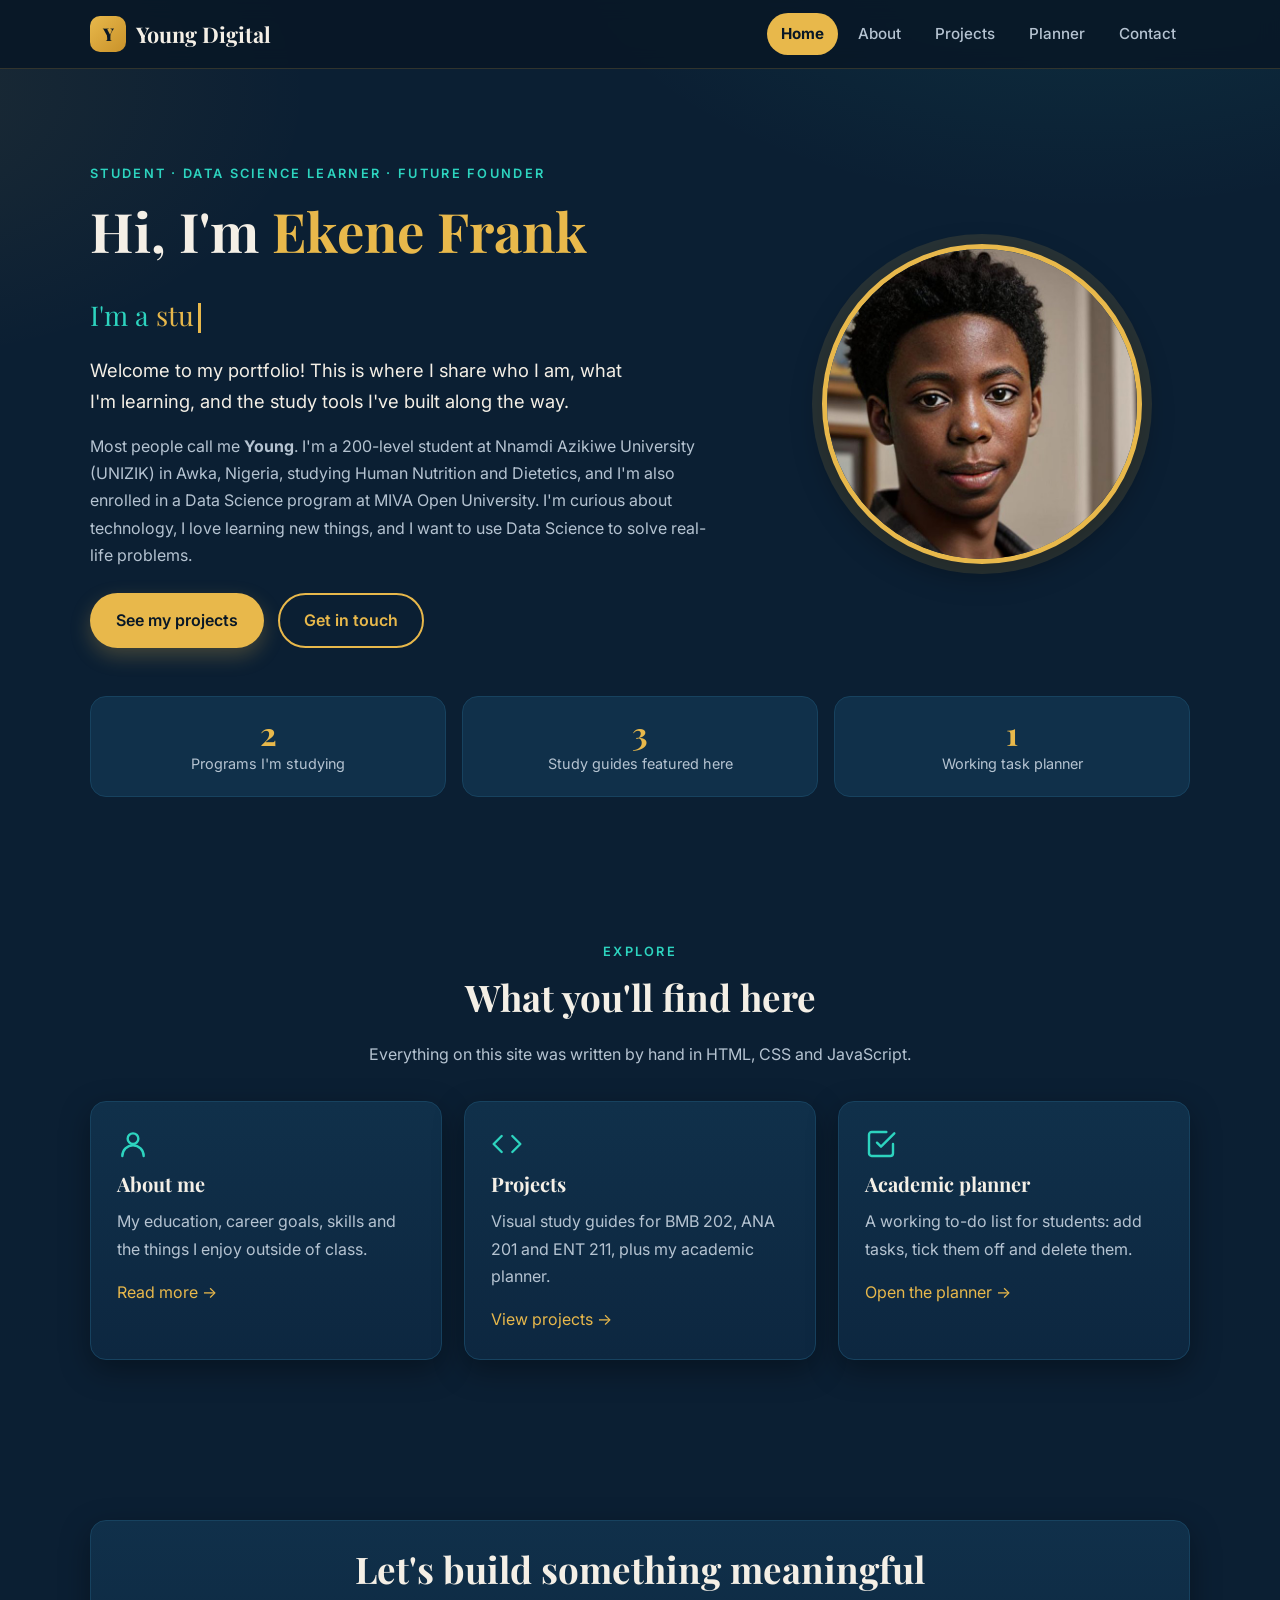
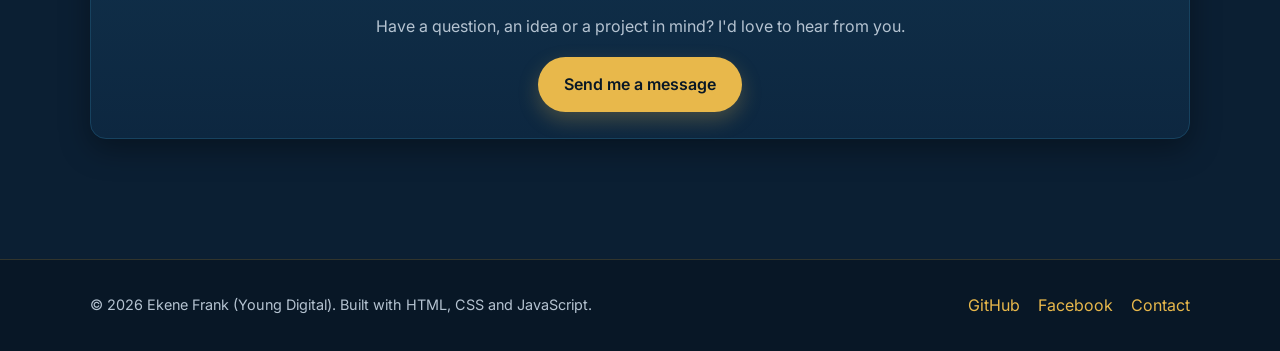
<file: index.html>
<!DOCTYPE html>
<html lang="en">
<head>
  <meta charset="UTF-8">
  <meta name="viewport" content="width=device-width, initial-scale=1">
  <title>Ekene Frank | Young Digital</title>
  <meta name="description" content="Portfolio of Ekene Frank (Young Digital), a student learning Data Science and building study tools with HTML, CSS and JavaScript.">
  <meta name="theme-color" content="#0b1f33">
  <link rel="icon" href="data:image/svg+xml,%3Csvg xmlns='http://www.w3.org/2000/svg' viewBox='0 0 64 64'%3E%3Crect width='64' height='64' rx='14' fill='%23e8b84b'/%3E%3Ctext x='32' y='45' font-size='38' font-weight='800' text-anchor='middle' fill='%230b1f33' font-family='Georgia,serif'%3EY%3C/text%3E%3C/svg%3E">
  <link rel="preconnect" href="https://fonts.googleapis.com">
  <link rel="preconnect" href="https://fonts.gstatic.com" crossorigin>
  <link href="https://fonts.googleapis.com/css2?family=Inter:wght@400;500;600;700&family=Playfair+Display:wght@600;700;800&display=swap" rel="stylesheet">
  <link rel="stylesheet" href="css/style.css">
</head>
<body>
  <a class="skip-link" href="#main">Skip to main content</a>

  <header class="site-header">
    <div class="container nav-bar">
      <a class="brand" href="index.html" aria-label="Young Digital - home">
        <span class="brand-mark" aria-hidden="true">Y</span>
        <span>Young Digital</span>
      </a>
      <button class="nav-toggle" id="nav-toggle" type="button" aria-expanded="false" aria-controls="nav-links" aria-label="Open menu">
        <span></span><span></span><span></span>
      </button>
      <nav aria-label="Main navigation">
        <ul class="nav-links" id="nav-links">
          <li><a href="index.html" aria-current="page">Home</a></li>
          <li><a href="about.html">About</a></li>
          <li><a href="projects.html">Projects</a></li>
          <li><a href="planner.html">Planner</a></li>
          <li><a href="contact.html">Contact</a></li>
        </ul>
      </nav>
    </div>
  </header>

  <main id="main">
    <section class="hero" aria-labelledby="hero-title">
      <div class="container">
        <div class="hero-grid">
          <div class="hero-text">
            <span class="kicker fade-in">Student &middot; Data Science learner &middot; Future founder</span>
            <h1 id="hero-title" class="fade-in d1">Hi, I'm <span>Ekene Frank</span></h1>
            <p class="typed-line fade-in d2" aria-hidden="true">I'm a <span id="typed-role" data-roles="student|Data Science learner|future founder|study-tool builder">student</span><span class="caret"></span></p>
            <p class="lead fade-in d2">Welcome to my portfolio! This is where I share who I am, what I'm learning, and the study tools I've built along the way.</p>
            <p class="fade-in d2">Most people call me <strong>Young</strong>. I'm a 200-level student at Nnamdi Azikiwe University (UNIZIK) in Awka, Nigeria, studying Human Nutrition and Dietetics, and I'm also enrolled in a Data Science program at MIVA Open University. I'm curious about technology, I love learning new things, and I want to use Data Science to solve real-life problems.</p>
            <div class="hero-actions fade-in d3">
              <a class="btn btn-primary" href="projects.html">See my projects</a>
              <a class="btn btn-outline" href="contact.html">Get in touch</a>
            </div>
          </div>
          <div class="avatar-wrap fade-in d2">
            <img class="avatar" src="images/young.jpg" alt="Portrait of Ekene Frank" width="640" height="640" loading="eager">
          </div>
        </div>

        <div class="stats" aria-label="Quick facts">
          <div class="stat"><strong data-count="2">2</strong><span>Programs I'm studying</span></div>
          <div class="stat"><strong data-count="3">3</strong><span>Study guides featured here</span></div>
          <div class="stat"><strong data-count="1">1</strong><span>Working task planner</span></div>
        </div>
      </div>
    </section>

    <section class="section" aria-labelledby="explore-title">
      <div class="container">
        <div class="section-title">
          <span class="kicker">Explore</span>
          <h2 id="explore-title">What you'll find here</h2>
          <p>Everything on this site was written by hand in HTML, CSS and JavaScript.</p>
        </div>
        <div class="grid grid-3">
          <article class="card">
            <div class="icon"><svg viewBox="0 0 24 24" fill="none" stroke="currentColor" stroke-width="1.8" stroke-linecap="round" stroke-linejoin="round" aria-hidden="true"><circle cx="12" cy="8" r="4"/><path d="M4 21c0-4.4 3.6-8 8-8s8 3.6 8 8"/></svg></div>
            <h3>About me</h3>
            <p>My education, career goals, skills and the things I enjoy outside of class.</p>
            <a href="about.html">Read more &rarr;</a>
          </article>
          <article class="card">
            <div class="icon"><svg viewBox="0 0 24 24" fill="none" stroke="currentColor" stroke-width="1.8" stroke-linecap="round" stroke-linejoin="round" aria-hidden="true"><polyline points="16 18 22 12 16 6"/><polyline points="8 6 2 12 8 18"/></svg></div>
            <h3>Projects</h3>
            <p>Visual study guides for BMB 202, ANA 201 and ENT 211, plus my academic planner.</p>
            <a href="projects.html">View projects &rarr;</a>
          </article>
          <article class="card">
            <div class="icon"><svg viewBox="0 0 24 24" fill="none" stroke="currentColor" stroke-width="1.8" stroke-linecap="round" stroke-linejoin="round" aria-hidden="true"><polyline points="9 11 12 14 22 4"/><path d="M21 12v7a2 2 0 0 1-2 2H5a2 2 0 0 1-2-2V5a2 2 0 0 1 2-2h11"/></svg></div>
            <h3>Academic planner</h3>
            <p>A working to-do list for students: add tasks, tick them off and delete them.</p>
            <a href="planner.html">Open the planner &rarr;</a>
          </article>
        </div>
      </div>
    </section>

    <section class="section" aria-labelledby="cta-title">
      <div class="container">
        <div class="card" style="text-align:center">
          <h2 id="cta-title">Let's build something meaningful</h2>
          <p>Have a question, an idea or a project in mind? I'd love to hear from you.</p>
          <a class="btn btn-primary" href="contact.html">Send me a message</a>
        </div>
      </div>
    </section>
  </main>

  <footer class="site-footer">
    <div class="container footer-grid">
      <p>&copy; <span id="year">2026</span> Ekene Frank (Young Digital). Built with HTML, CSS and JavaScript.</p>
      <ul class="footer-links">
        <li><a href="https://github.com/Youngdigital38" target="_blank" rel="noopener noreferrer">GitHub</a></li>
        <li><a href="https://www.facebook.com/search/top?q=Onyenwaa%20Frank" target="_blank" rel="noopener noreferrer">Facebook</a></li>
        <li><a href="contact.html">Contact</a></li>
      </ul>
    </div>
  </footer>

  <script src="js/main.js"></script>
  <script src="js/effects.js"></script>

</body>
</html>
</file>
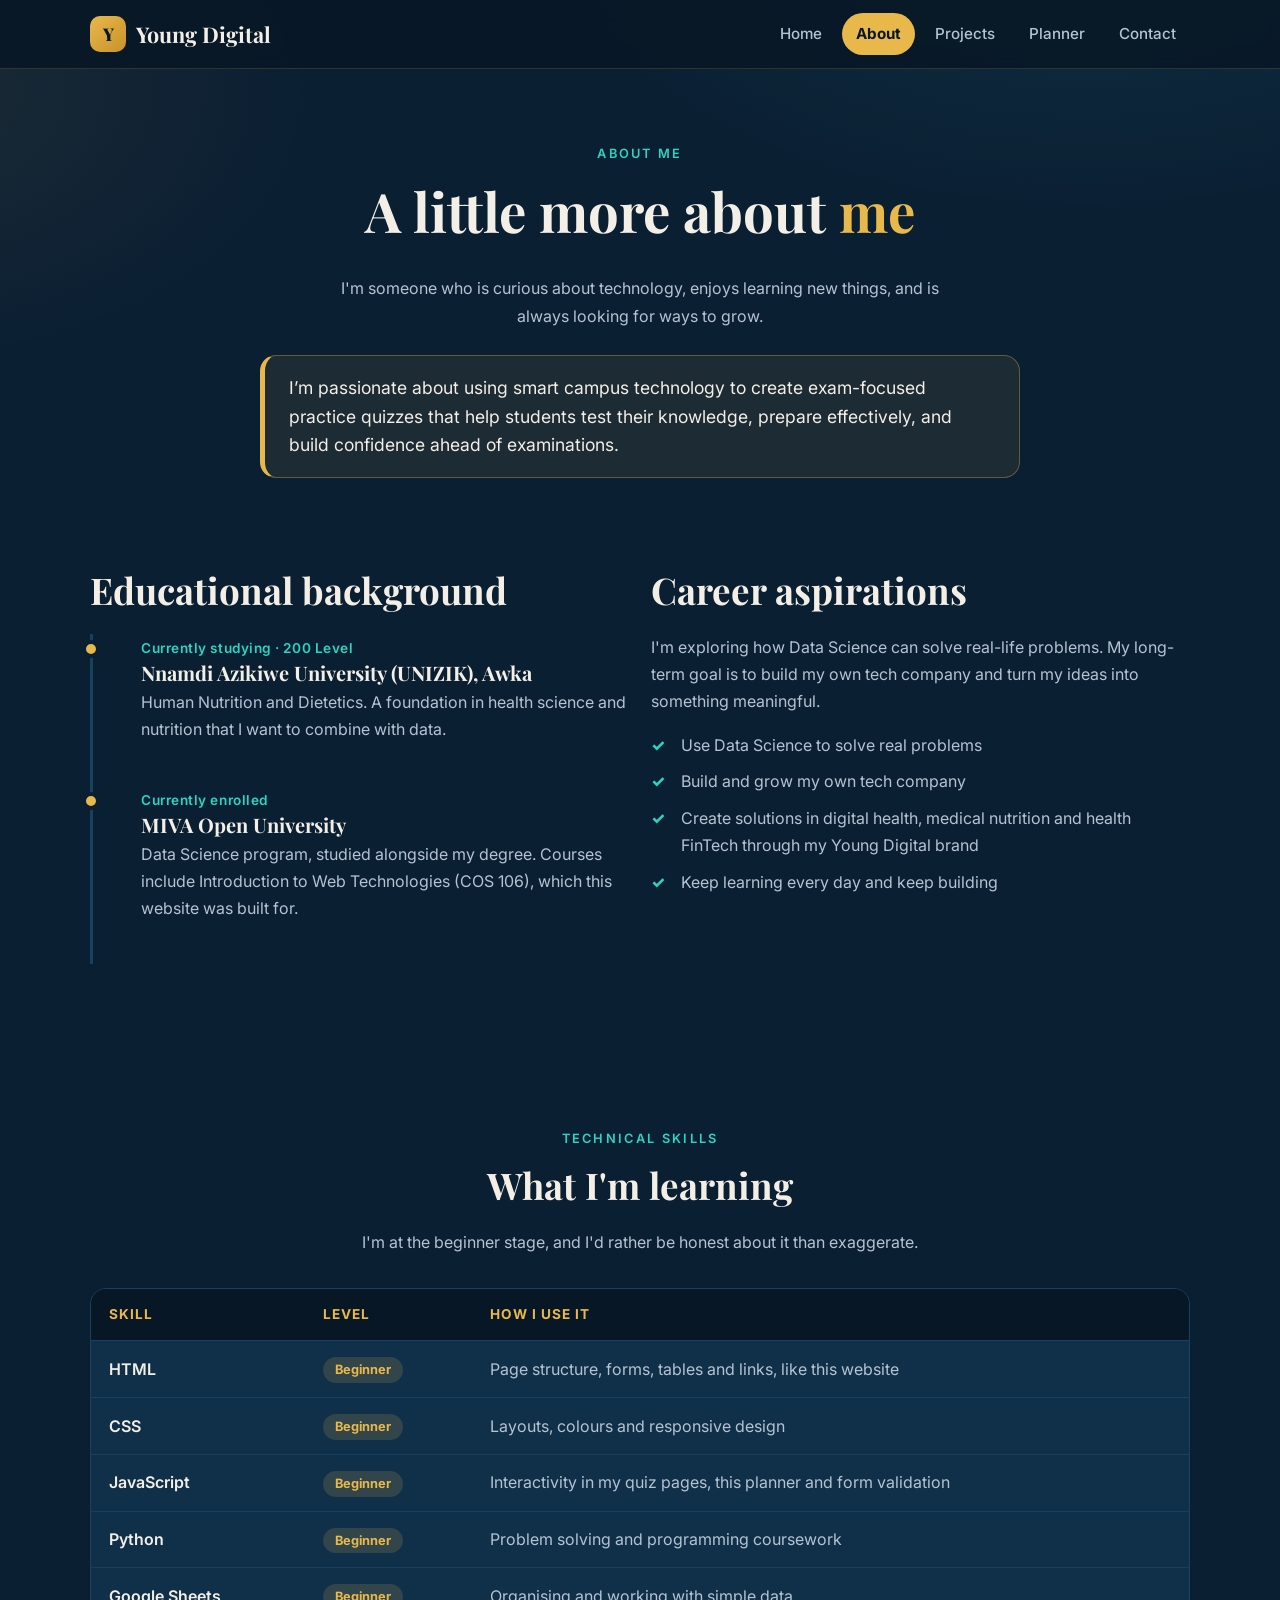
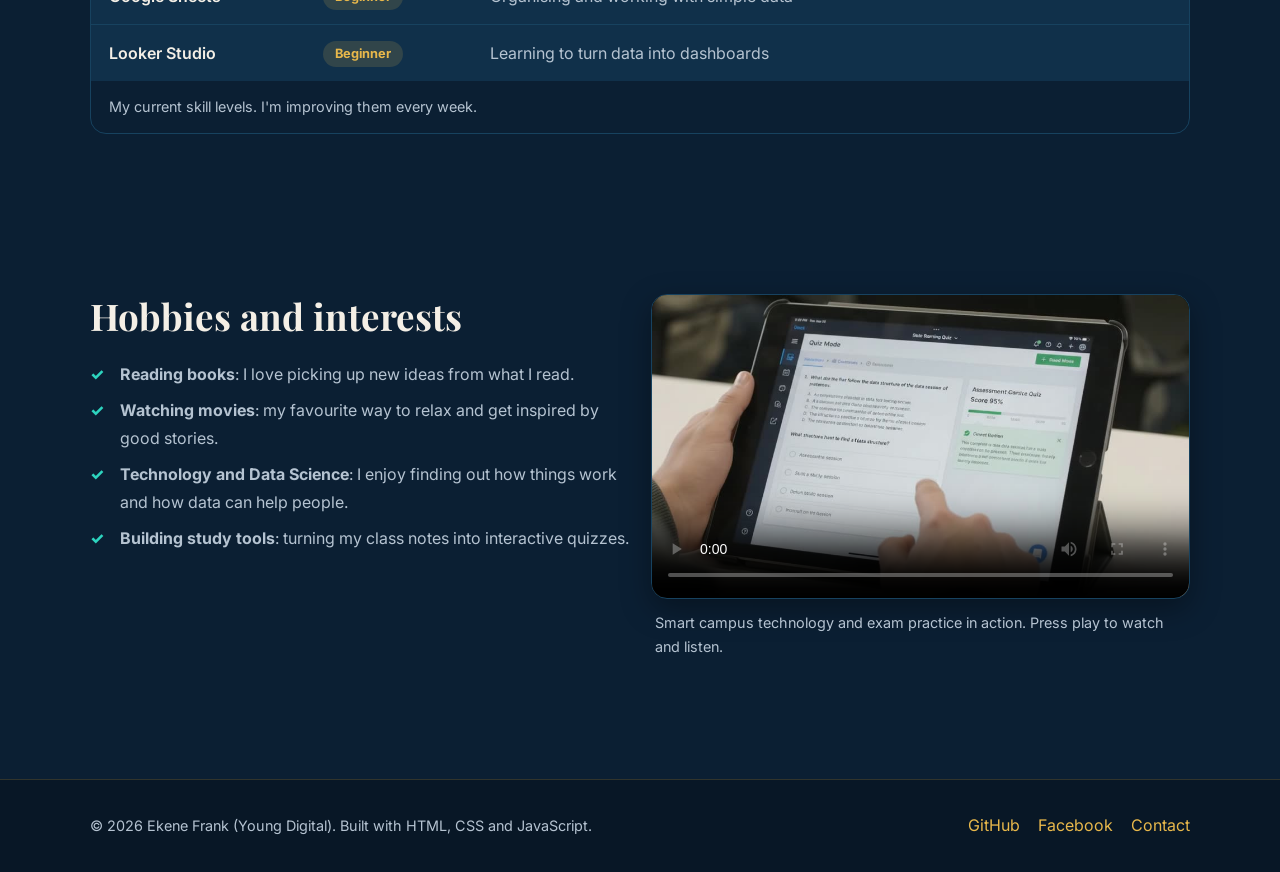
<file: about.html>
<!DOCTYPE html>
<html lang="en">
<head>
  <meta charset="UTF-8">
  <meta name="viewport" content="width=device-width, initial-scale=1">
  <title>About Me | Ekene Frank (Young Digital)</title>
  <meta name="description" content="Education, career aspirations, skills and hobbies of Ekene Frank, a UNIZIK and MIVA student who builds exam-focused practice quizzes.">
  <meta name="theme-color" content="#0b1f33">
  <link rel="icon" href="data:image/svg+xml,%3Csvg xmlns='http://www.w3.org/2000/svg' viewBox='0 0 64 64'%3E%3Crect width='64' height='64' rx='14' fill='%23e8b84b'/%3E%3Ctext x='32' y='45' font-size='38' font-weight='800' text-anchor='middle' fill='%230b1f33' font-family='Georgia,serif'%3EY%3C/text%3E%3C/svg%3E">
  <link rel="preconnect" href="https://fonts.googleapis.com">
  <link rel="preconnect" href="https://fonts.gstatic.com" crossorigin>
  <link href="https://fonts.googleapis.com/css2?family=Inter:wght@400;500;600;700&family=Playfair+Display:wght@600;700;800&display=swap" rel="stylesheet">
  <link rel="stylesheet" href="css/style.css">
</head>
<body>
  <a class="skip-link" href="#main">Skip to main content</a>

  <header class="site-header">
    <div class="container nav-bar">
      <a class="brand" href="index.html" aria-label="Young Digital - home">
        <span class="brand-mark" aria-hidden="true">Y</span>
        <span>Young Digital</span>
      </a>
      <button class="nav-toggle" id="nav-toggle" type="button" aria-expanded="false" aria-controls="nav-links" aria-label="Open menu">
        <span></span><span></span><span></span>
      </button>
      <nav aria-label="Main navigation">
        <ul class="nav-links" id="nav-links">
          <li><a href="index.html">Home</a></li>
          <li><a href="about.html" aria-current="page">About</a></li>
          <li><a href="projects.html">Projects</a></li>
          <li><a href="planner.html">Planner</a></li>
          <li><a href="contact.html">Contact</a></li>
        </ul>
      </nav>
    </div>
  </header>

  <main id="main">
    <section class="page-hero">
      <div class="container">
        <span class="kicker fade-in">About me</span>
        <h1 class="fade-in d1">A little more about <span style="color:var(--gold)">me</span></h1>
        <p class="fade-in d2">I'm someone who is curious about technology, enjoys learning new things, and is always looking for ways to grow.</p>
        <p class="statement fade-in d3">I&rsquo;m passionate about using smart campus technology to create exam-focused practice quizzes that help students test their knowledge, prepare effectively, and build confidence ahead of examinations.</p>
      </div>
    </section>

    <section class="section" aria-labelledby="edu-title">
      <div class="container grid grid-2" style="align-items:start">
        <div>
          <h2 id="edu-title">Educational background</h2>
          <ol class="timeline">
            <li>
              <span class="when">Currently studying &middot; 200 Level</span>
              <h3>Nnamdi Azikiwe University (UNIZIK), Awka</h3>
              <p>Human Nutrition and Dietetics. A foundation in health science and nutrition that I want to combine with data.</p>
            </li>
            <li>
              <span class="when">Currently enrolled</span>
              <h3>MIVA Open University</h3>
              <p>Data Science program, studied alongside my degree. Courses include Introduction to Web Technologies (COS 106), which this website was built for.</p>
            </li>
          </ol>
        </div>
        <div>
          <h2>Career aspirations</h2>
          <p>I'm exploring how Data Science can solve real-life problems. My long-term goal is to build my own tech company and turn my ideas into something meaningful.</p>
          <ul class="check-list">
            <li>Use Data Science to solve real problems</li>
            <li>Build and grow my own tech company</li>
            <li>Create solutions in digital health, medical nutrition and health FinTech through my Young Digital brand</li>
            <li>Keep learning every day and keep building</li>
          </ul>
        </div>
      </div>
    </section>

    <section class="section" aria-labelledby="skills-title">
      <div class="container">
        <div class="section-title">
          <span class="kicker">Technical skills</span>
          <h2 id="skills-title">What I'm learning</h2>
          <p>I'm at the beginner stage, and I'd rather be honest about it than exaggerate.</p>
        </div>
        <div class="table-wrap">
          <table>
            <caption>My current skill levels. I'm improving them every week.</caption>
            <thead>
              <tr><th scope="col">Skill</th><th scope="col">Level</th><th scope="col">How I use it</th></tr>
            </thead>
            <tbody>
              <tr><td>HTML</td><td><span class="level">Beginner</span></td><td>Page structure, forms, tables and links, like this website</td></tr>
              <tr><td>CSS</td><td><span class="level">Beginner</span></td><td>Layouts, colours and responsive design</td></tr>
              <tr><td>JavaScript</td><td><span class="level">Beginner</span></td><td>Interactivity in my quiz pages, this planner and form validation</td></tr>
              <tr><td>Python</td><td><span class="level">Beginner</span></td><td>Problem solving and programming coursework</td></tr>
              <tr><td>Google Sheets</td><td><span class="level">Beginner</span></td><td>Organising and working with simple data</td></tr>
              <tr><td>Looker Studio</td><td><span class="level">Beginner</span></td><td>Learning to turn data into dashboards</td></tr>
            </tbody>
          </table>
        </div>
      </div>
    </section>

    <section class="section" aria-labelledby="hobbies-title">
      <div class="container grid grid-2" style="align-items:start">
        <div>
          <h2 id="hobbies-title">Hobbies and interests</h2>
          <ul class="check-list">
            <li><strong>Reading books</strong>: I love picking up new ideas from what I read.</li>
            <li><strong>Watching movies</strong>: my favourite way to relax and get inspired by good stories.</li>
            <li><strong>Technology and Data Science</strong>: I enjoy finding out how things work and how data can help people.</li>
            <li><strong>Building study tools</strong>: turning my class notes into interactive quizzes.</li>
          </ul>
        </div>
        <figure>
          <div class="video-box">
            <video controls preload="metadata" poster="images/smart-campus-poster.jpg" width="1280" height="720">
              <source src="media/smart-campus.mp4" type="video/mp4">
              <p>Your browser does not support HTML5 video. <a href="media/smart-campus.mp4">Download the video</a> instead.</p>
            </video>
          </div>
          <figcaption>Smart campus technology and exam practice in action. Press play to watch and listen.</figcaption>
        </figure>
      </div>
    </section>
  </main>

  <footer class="site-footer">
    <div class="container footer-grid">
      <p>&copy; <span id="year">2026</span> Ekene Frank (Young Digital). Built with HTML, CSS and JavaScript.</p>
      <ul class="footer-links">
        <li><a href="https://github.com/Youngdigital38" target="_blank" rel="noopener noreferrer">GitHub</a></li>
        <li><a href="https://www.facebook.com/search/top?q=Onyenwaa%20Frank" target="_blank" rel="noopener noreferrer">Facebook</a></li>
        <li><a href="contact.html">Contact</a></li>
      </ul>
    </div>
  </footer>

  <script src="js/main.js"></script>
  <script src="js/effects.js"></script>

</body>
</html>
</file>
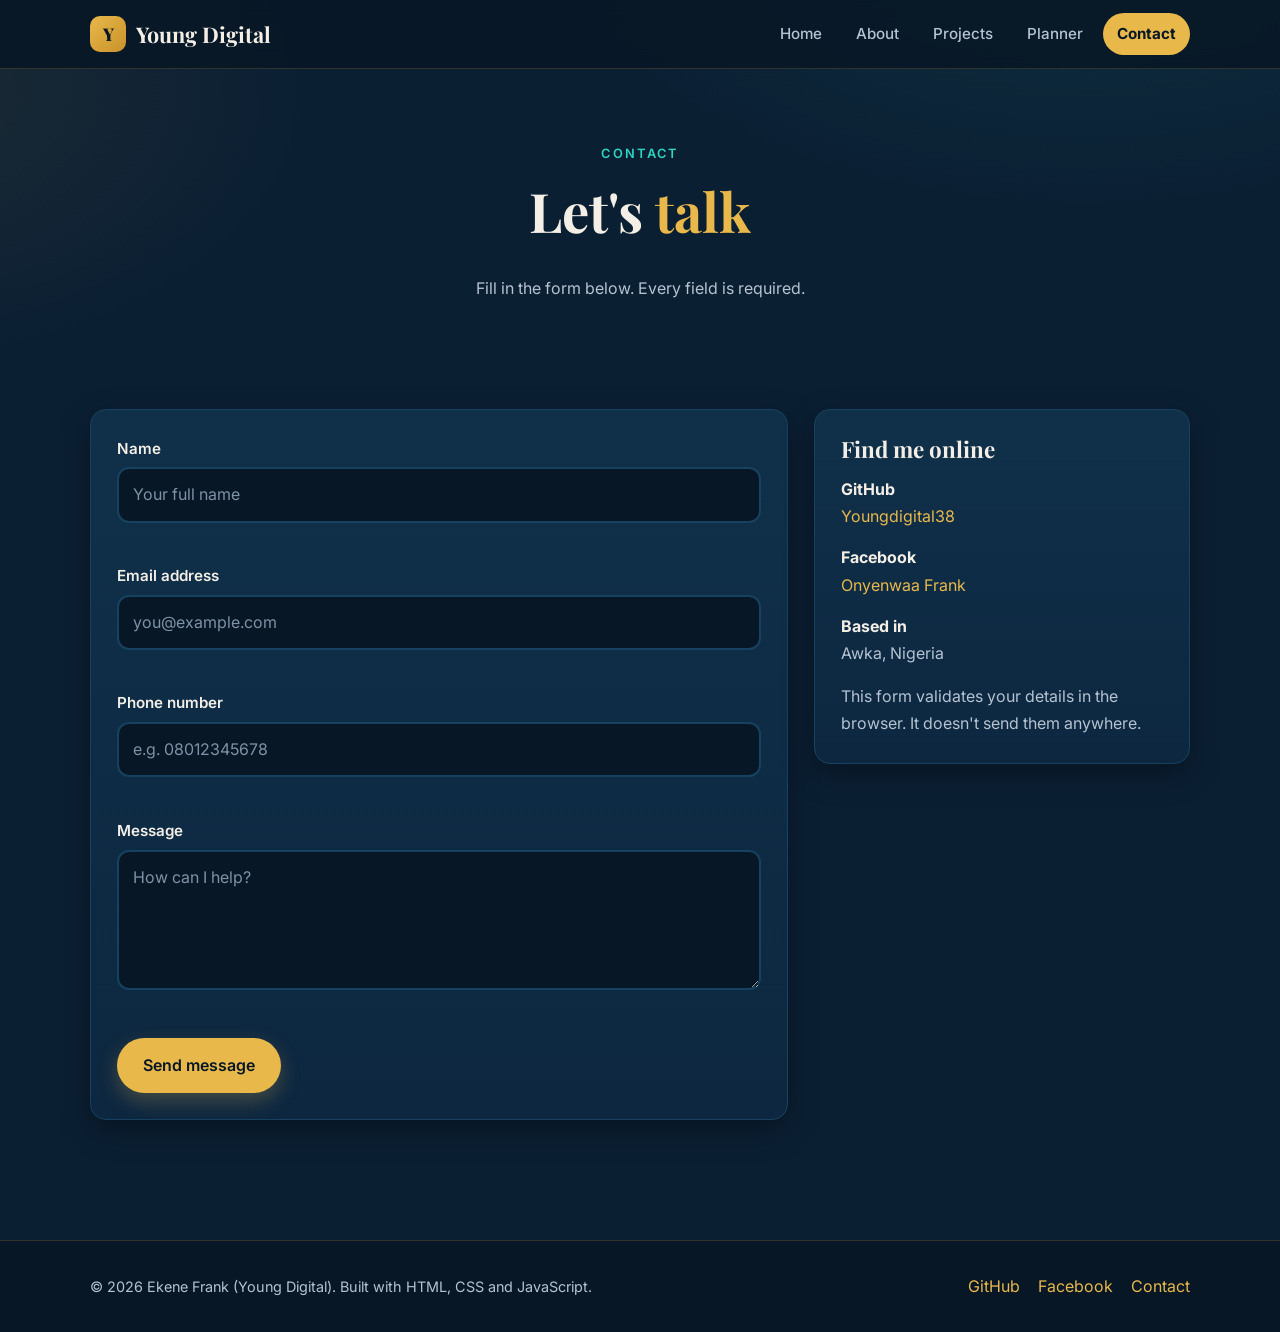
<file: contact.html>
<!DOCTYPE html>
<html lang="en">
<head>
  <meta charset="UTF-8">
  <meta name="viewport" content="width=device-width, initial-scale=1">
  <title>Contact | Ekene Frank (Young Digital)</title>
  <meta name="description" content="Contact Ekene Frank (Young Digital) using the validated contact form.">
  <meta name="theme-color" content="#0b1f33">
  <link rel="icon" href="data:image/svg+xml,%3Csvg xmlns='http://www.w3.org/2000/svg' viewBox='0 0 64 64'%3E%3Crect width='64' height='64' rx='14' fill='%23e8b84b'/%3E%3Ctext x='32' y='45' font-size='38' font-weight='800' text-anchor='middle' fill='%230b1f33' font-family='Georgia,serif'%3EY%3C/text%3E%3C/svg%3E">
  <link rel="preconnect" href="https://fonts.googleapis.com">
  <link rel="preconnect" href="https://fonts.gstatic.com" crossorigin>
  <link href="https://fonts.googleapis.com/css2?family=Inter:wght@400;500;600;700&family=Playfair+Display:wght@600;700;800&display=swap" rel="stylesheet">
  <link rel="stylesheet" href="css/style.css">
</head>
<body>
  <a class="skip-link" href="#main">Skip to main content</a>

  <header class="site-header">
    <div class="container nav-bar">
      <a class="brand" href="index.html" aria-label="Young Digital - home">
        <span class="brand-mark" aria-hidden="true">Y</span>
        <span>Young Digital</span>
      </a>
      <button class="nav-toggle" id="nav-toggle" type="button" aria-expanded="false" aria-controls="nav-links" aria-label="Open menu">
        <span></span><span></span><span></span>
      </button>
      <nav aria-label="Main navigation">
        <ul class="nav-links" id="nav-links">
          <li><a href="index.html">Home</a></li>
          <li><a href="about.html">About</a></li>
          <li><a href="projects.html">Projects</a></li>
          <li><a href="planner.html">Planner</a></li>
          <li><a href="contact.html" aria-current="page">Contact</a></li>
        </ul>
      </nav>
    </div>
  </header>

  <main id="main">
    <section class="page-hero">
      <div class="container">
        <span class="kicker fade-in">Contact</span>
        <h1 class="fade-in d1">Let's <span style="color:var(--gold)">talk</span></h1>
        <p class="fade-in d2">Fill in the form below. Every field is required.</p>
      </div>
    </section>

    <section class="section" aria-label="Contact form">
      <div class="container contact-layout">

        <div class="card">
          <div class="form-message" id="form-message" role="status" aria-live="polite"></div>
          <form id="contact-form" novalidate>
            <div class="field">
              <label for="name">Name</label>
              <input type="text" id="name" name="name" placeholder="Your full name" autocomplete="name">
              <span class="error-msg" id="name-error"></span>
            </div>
            <div class="field">
              <label for="email">Email address</label>
              <input type="email" id="email" name="email" placeholder="you@example.com" autocomplete="email">
              <span class="error-msg" id="email-error"></span>
            </div>
            <div class="field">
              <label for="phone">Phone number</label>
              <input type="tel" id="phone" name="phone" placeholder="e.g. 08012345678" inputmode="numeric" autocomplete="tel">
              <span class="error-msg" id="phone-error"></span>
            </div>
            <div class="field">
              <label for="message">Message</label>
              <textarea id="message" name="message" placeholder="How can I help?"></textarea>
              <span class="error-msg" id="message-error"></span>
            </div>
            <button class="btn btn-primary" type="submit">Send message</button>
          </form>
        </div>

        <aside class="card" aria-label="Other ways to reach me">
          <h2 style="font-size:1.4rem">Find me online</h2>
          <ul class="contact-list">
            <li><strong>GitHub</strong><a href="https://github.com/Youngdigital38" target="_blank" rel="noopener noreferrer">Youngdigital38</a></li>
            <li><strong>Facebook</strong><a href="https://www.facebook.com/search/top?q=Onyenwaa%20Frank" target="_blank" rel="noopener noreferrer">Onyenwaa Frank</a></li>
            <li><strong>Based in</strong>Awka, Nigeria</li>
          </ul>
          <p>This form validates your details in the browser. It doesn't send them anywhere.</p>
        </aside>

      </div>
    </section>
  </main>

  <footer class="site-footer">
    <div class="container footer-grid">
      <p>&copy; <span id="year">2026</span> Ekene Frank (Young Digital). Built with HTML, CSS and JavaScript.</p>
      <ul class="footer-links">
        <li><a href="https://github.com/Youngdigital38" target="_blank" rel="noopener noreferrer">GitHub</a></li>
        <li><a href="https://www.facebook.com/search/top?q=Onyenwaa%20Frank" target="_blank" rel="noopener noreferrer">Facebook</a></li>
        <li><a href="contact.html">Contact</a></li>
      </ul>
    </div>
  </footer>

  <script src="js/main.js"></script>
  <script src="js/effects.js"></script>
  <script src="js/contact.js"></script>
</body>
</html>
</file>
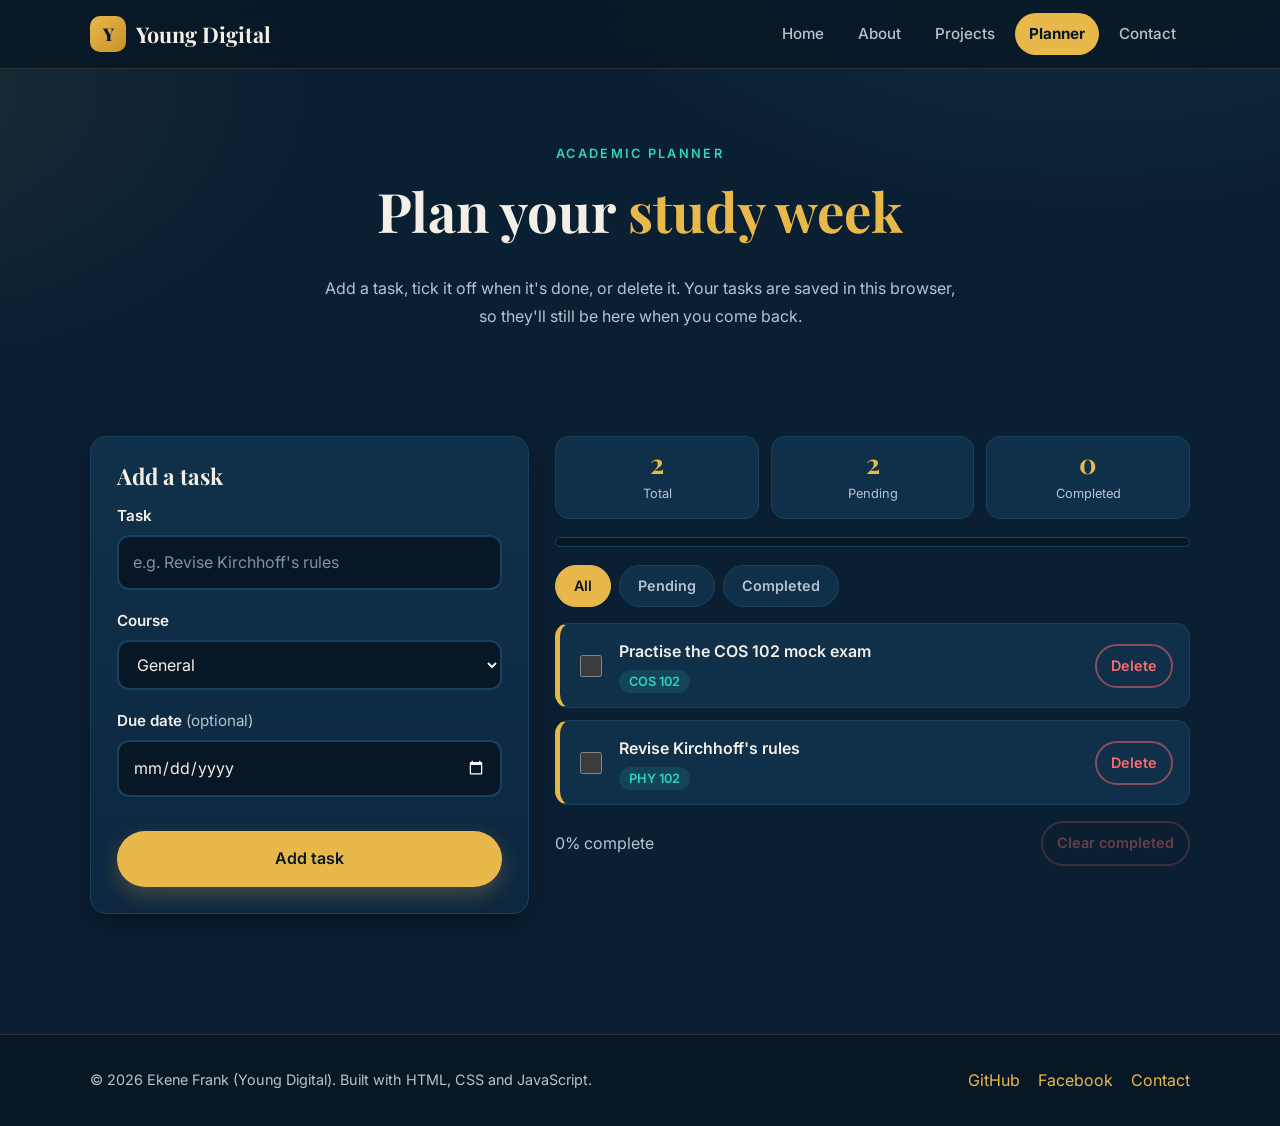
<file: planner.html>
<!DOCTYPE html>
<html lang="en">
<head>
  <meta charset="UTF-8">
  <meta name="viewport" content="width=device-width, initial-scale=1">
  <title>Academic Planner | Ekene Frank (Young Digital)</title>
  <meta name="description" content="An interactive academic planner: add tasks, mark them as completed and delete them. Built with JavaScript.">
  <meta name="theme-color" content="#0b1f33">
  <link rel="icon" href="data:image/svg+xml,%3Csvg xmlns='http://www.w3.org/2000/svg' viewBox='0 0 64 64'%3E%3Crect width='64' height='64' rx='14' fill='%23e8b84b'/%3E%3Ctext x='32' y='45' font-size='38' font-weight='800' text-anchor='middle' fill='%230b1f33' font-family='Georgia,serif'%3EY%3C/text%3E%3C/svg%3E">
  <link rel="preconnect" href="https://fonts.googleapis.com">
  <link rel="preconnect" href="https://fonts.gstatic.com" crossorigin>
  <link href="https://fonts.googleapis.com/css2?family=Inter:wght@400;500;600;700&family=Playfair+Display:wght@600;700;800&display=swap" rel="stylesheet">
  <link rel="stylesheet" href="css/style.css">
</head>
<body>
  <a class="skip-link" href="#main">Skip to main content</a>

  <header class="site-header">
    <div class="container nav-bar">
      <a class="brand" href="index.html" aria-label="Young Digital - home">
        <span class="brand-mark" aria-hidden="true">Y</span>
        <span>Young Digital</span>
      </a>
      <button class="nav-toggle" id="nav-toggle" type="button" aria-expanded="false" aria-controls="nav-links" aria-label="Open menu">
        <span></span><span></span><span></span>
      </button>
      <nav aria-label="Main navigation">
        <ul class="nav-links" id="nav-links">
          <li><a href="index.html">Home</a></li>
          <li><a href="about.html">About</a></li>
          <li><a href="projects.html">Projects</a></li>
          <li><a href="planner.html" aria-current="page">Planner</a></li>
          <li><a href="contact.html">Contact</a></li>
        </ul>
      </nav>
    </div>
  </header>

  <main id="main">
    <section class="page-hero">
      <div class="container">
        <span class="kicker fade-in">Academic planner</span>
        <h1 class="fade-in d1">Plan your <span style="color:var(--gold)">study week</span></h1>
        <p class="fade-in d2">Add a task, tick it off when it's done, or delete it. Your tasks are saved in this browser, so they'll still be here when you come back.</p>
      </div>
    </section>

    <section class="section" aria-label="Task planner">
      <div class="container planner-layout">

        <div class="card form-card">
          <h2 style="font-size:1.4rem">Add a task</h2>
          <form id="task-form" novalidate>
            <div class="field">
              <label for="task-title">Task</label>
              <input type="text" id="task-title" name="title" placeholder="e.g. Revise Kirchhoff's rules" maxlength="120" autocomplete="off">
            </div>
            <div class="field">
              <label for="task-course">Course</label>
              <select id="task-course" name="course">
                <option value="General">General</option>
                <option value="COS 106">COS 106</option>
                <option value="BMB 202">BMB 202</option>
                <option value="ANA 201">ANA 201</option>
                <option value="ENT 211">ENT 211</option>
                <option value="COS 102">COS 102</option>
                <option value="MTH 102">MTH 102</option>
                <option value="PHY 102">PHY 102</option>
                <option value="GST 112">GST 112</option>
                <option value="Other">Other</option>
              </select>
            </div>
            <div class="field">
              <label for="task-due">Due date <span style="font-weight:400;color:var(--muted)">(optional)</span></label>
              <input type="date" id="task-due" name="due">
            </div>
            <span class="error-msg" id="task-error" role="alert"></span>
            <button class="btn btn-primary" type="submit" style="width:100%">Add task</button>
          </form>
        </div>

        <div>
          <div class="counters" aria-live="polite">
            <div class="counter"><strong id="count-total">0</strong><span>Total</span></div>
            <div class="counter"><strong id="count-pending">0</strong><span>Pending</span></div>
            <div class="counter"><strong id="count-done">0</strong><span>Completed</span></div>
          </div>

          <div class="progress-bar" role="progressbar" aria-label="Share of tasks completed" aria-valuemin="0" aria-valuemax="100" aria-valuenow="0">
            <span id="progress-fill"></span>
          </div>

          <div class="filters" role="group" aria-label="Filter tasks">
            <button type="button" class="filter-btn active" data-filter="all">All</button>
            <button type="button" class="filter-btn" data-filter="pending">Pending</button>
            <button type="button" class="filter-btn" data-filter="completed">Completed</button>
          </div>

          <ul class="task-list" id="task-list" aria-live="polite"></ul>
          <div class="empty-state" id="empty-state">
            <p style="margin:0"><strong>No tasks here yet.</strong><br>Add your first task using the form.</p>
          </div>
          <noscript><p>This planner needs JavaScript. Please enable it in your browser.</p></noscript>

          <div class="planner-footer">
            <span id="progress-text" style="color:var(--muted)"></span>
            <button type="button" class="btn btn-danger" id="clear-completed">Clear completed</button>
          </div>
        </div>

      </div>
    </section>
  </main>

  <footer class="site-footer">
    <div class="container footer-grid">
      <p>&copy; <span id="year">2026</span> Ekene Frank (Young Digital). Built with HTML, CSS and JavaScript.</p>
      <ul class="footer-links">
        <li><a href="https://github.com/Youngdigital38" target="_blank" rel="noopener noreferrer">GitHub</a></li>
        <li><a href="https://www.facebook.com/search/top?q=Onyenwaa%20Frank" target="_blank" rel="noopener noreferrer">Facebook</a></li>
        <li><a href="contact.html">Contact</a></li>
      </ul>
    </div>
  </footer>

  <script src="js/main.js"></script>
  <script src="js/effects.js"></script>
  <script src="js/planner.js"></script>
</body>
</html>
</file>
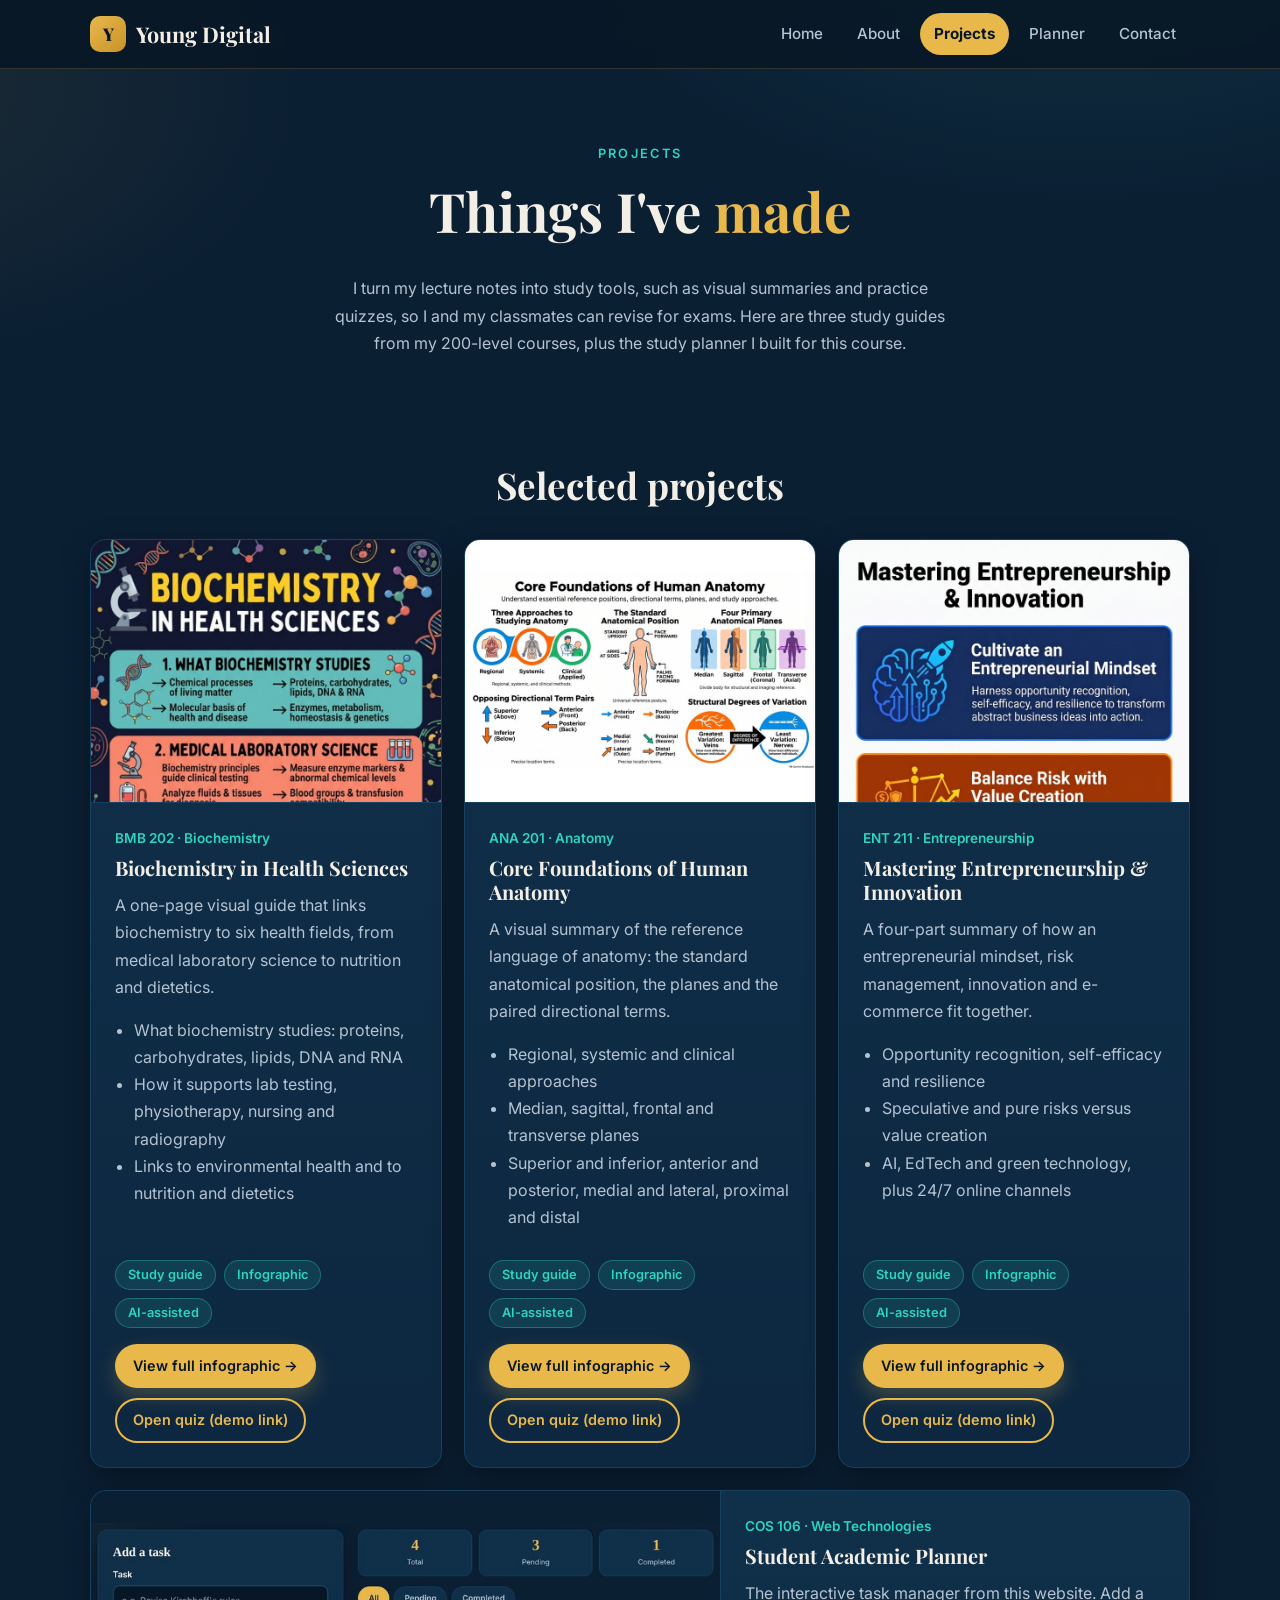
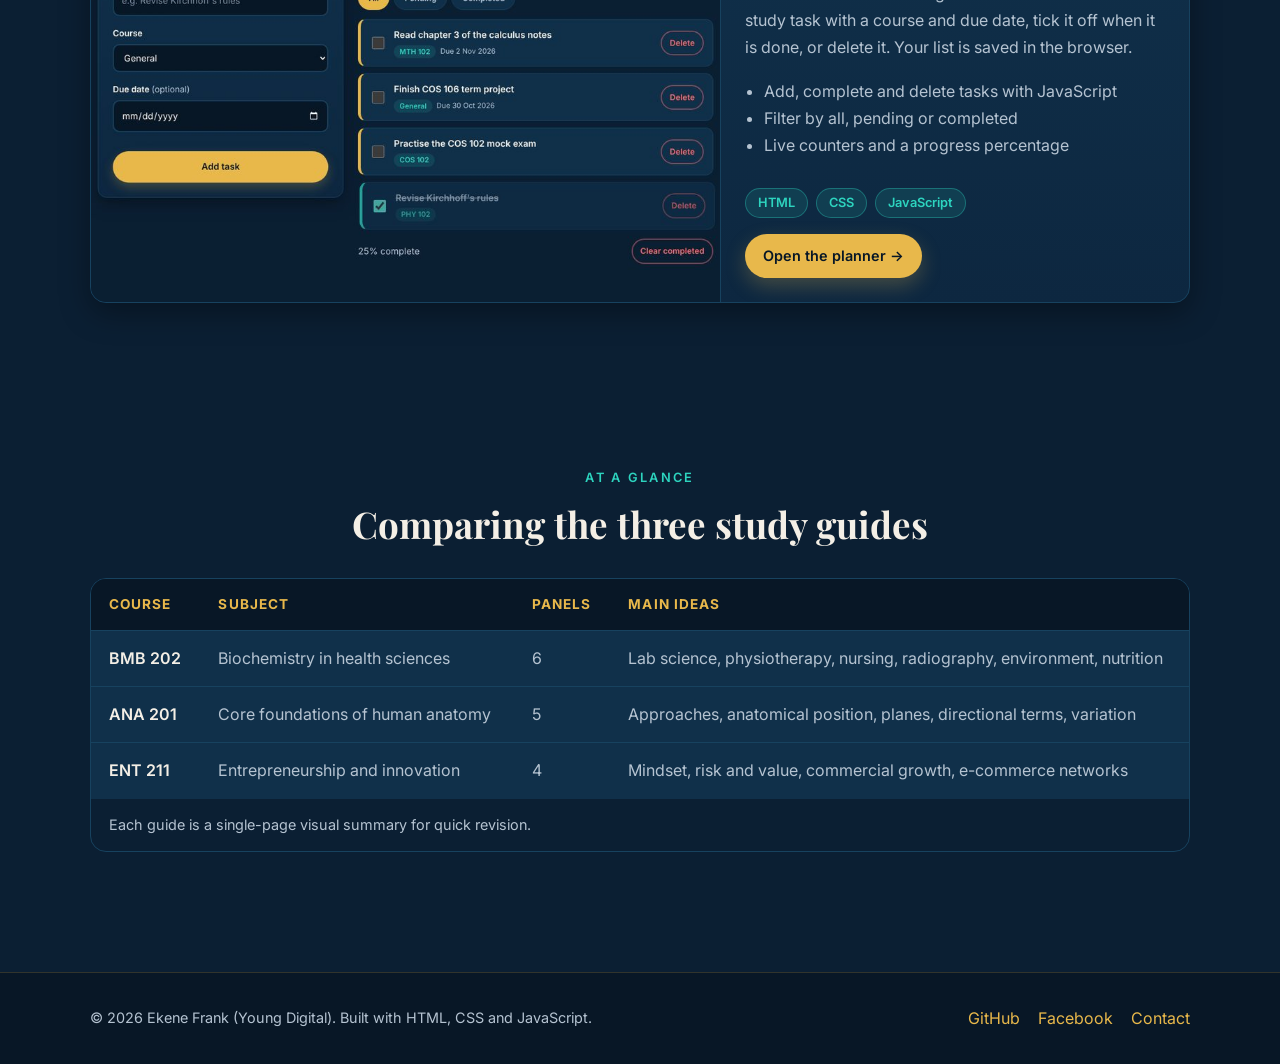
<file: projects.html>
<!DOCTYPE html>
<html lang="en">
<head>
  <meta charset="UTF-8">
  <meta name="viewport" content="width=device-width, initial-scale=1">
  <title>Projects | Ekene Frank (Young Digital)</title>
  <meta name="description" content="Visual study guides for BMB 202, ANA 201 and ENT 211, plus an academic planner, made by Ekene Frank.">
  <meta name="theme-color" content="#0b1f33">
  <link rel="icon" href="data:image/svg+xml,%3Csvg xmlns='http://www.w3.org/2000/svg' viewBox='0 0 64 64'%3E%3Crect width='64' height='64' rx='14' fill='%23e8b84b'/%3E%3Ctext x='32' y='45' font-size='38' font-weight='800' text-anchor='middle' fill='%230b1f33' font-family='Georgia,serif'%3EY%3C/text%3E%3C/svg%3E">
  <link rel="preconnect" href="https://fonts.googleapis.com">
  <link rel="preconnect" href="https://fonts.gstatic.com" crossorigin>
  <link href="https://fonts.googleapis.com/css2?family=Inter:wght@400;500;600;700&family=Playfair+Display:wght@600;700;800&display=swap" rel="stylesheet">
  <link rel="stylesheet" href="css/style.css">
</head>
<body>
  <a class="skip-link" href="#main">Skip to main content</a>

  <header class="site-header">
    <div class="container nav-bar">
      <a class="brand" href="index.html" aria-label="Young Digital - home">
        <span class="brand-mark" aria-hidden="true">Y</span>
        <span>Young Digital</span>
      </a>
      <button class="nav-toggle" id="nav-toggle" type="button" aria-expanded="false" aria-controls="nav-links" aria-label="Open menu">
        <span></span><span></span><span></span>
      </button>
      <nav aria-label="Main navigation">
        <ul class="nav-links" id="nav-links">
          <li><a href="index.html">Home</a></li>
          <li><a href="about.html">About</a></li>
          <li><a href="projects.html" aria-current="page">Projects</a></li>
          <li><a href="planner.html">Planner</a></li>
          <li><a href="contact.html">Contact</a></li>
        </ul>
      </nav>
    </div>
  </header>

  <main id="main">
    <section class="page-hero">
      <div class="container">
        <span class="kicker fade-in">Projects</span>
        <h1 class="fade-in d1">Things I've <span style="color:var(--gold)">made</span></h1>
        <p class="fade-in d2">I turn my lecture notes into study tools, such as visual summaries and practice quizzes, so I and my classmates can revise for exams. Here are three study guides from my 200-level courses, plus the study planner I built for this course.</p>
      </div>
    </section>

    <section class="section" aria-labelledby="proj-title">
      <div class="container">
        <h2 id="proj-title" class="section-title">Selected projects</h2>
        <div class="grid grid-3">
        <article class="card project-card">
          <div class="art-frame">
            <img class="project-art" src="images/bmb202-thumb.jpg" alt="Infographic titled Biochemistry in Health Sciences, with six coloured panels: what biochemistry studies, medical laboratory science, physiotherapy, nursing and radiography, environmental health, and nutrition and dietetics" width="800" height="600" loading="lazy">
          </div>
          <div class="project-body">
            <span class="project-meta">BMB 202 &middot; Biochemistry</span>
            <h3>Biochemistry in Health Sciences</h3>
            <p>A one-page visual guide that links biochemistry to six health fields, from medical laboratory science to nutrition and dietetics.</p>
            <ul>
              <li>What biochemistry studies: proteins, carbohydrates, lipids, DNA and RNA</li>
              <li>How it supports lab testing, physiotherapy, nursing and radiography</li>
              <li>Links to environmental health and to nutrition and dietetics</li>
            </ul>
            <ul class="tag-row" aria-label="Type of resource">
              <li class="tag">Study guide</li>
              <li class="tag">Infographic</li>
              <li class="tag">AI-assisted</li>
            </ul>
            <div class="project-actions">
              <a class="btn btn-primary btn-small" href="images/bmb202-guide.jpg" target="_blank" rel="noopener noreferrer">View full infographic &rarr;</a>
              <a class="btn btn-outline btn-small" href="#" data-simulated="true">Open quiz (demo link)</a>
            </div>
            <p class="sim-note" role="status" hidden>This is a demo link. The practice quiz page will be added here once it is hosted.</p>
          </div>
        </article>
        <article class="card project-card">
          <div class="art-frame">
            <img class="project-art" src="images/ana201-thumb.jpg" alt="Infographic titled Core Foundations of Human Anatomy, showing the three approaches to studying anatomy, the standard anatomical position, the four anatomical planes, opposing directional terms and degrees of variation" width="800" height="600" loading="lazy">
          </div>
          <div class="project-body">
            <span class="project-meta">ANA 201 &middot; Anatomy</span>
            <h3>Core Foundations of Human Anatomy</h3>
            <p>A visual summary of the reference language of anatomy: the standard anatomical position, the planes and the paired directional terms.</p>
            <ul>
              <li>Regional, systemic and clinical approaches</li>
              <li>Median, sagittal, frontal and transverse planes</li>
              <li>Superior and inferior, anterior and posterior, medial and lateral, proximal and distal</li>
            </ul>
            <ul class="tag-row" aria-label="Type of resource">
              <li class="tag">Study guide</li>
              <li class="tag">Infographic</li>
              <li class="tag">AI-assisted</li>
            </ul>
            <div class="project-actions">
              <a class="btn btn-primary btn-small" href="images/ana201-guide.jpg" target="_blank" rel="noopener noreferrer">View full infographic &rarr;</a>
              <a class="btn btn-outline btn-small" href="#" data-simulated="true">Open quiz (demo link)</a>
            </div>
            <p class="sim-note" role="status" hidden>This is a demo link. The practice quiz page will be added here once it is hosted.</p>
          </div>
        </article>
        <article class="card project-card">
          <div class="art-frame">
            <img class="project-art" src="images/ent211-thumb.jpg" alt="Infographic titled Mastering Entrepreneurship and Innovation, with four panels: an entrepreneurial mindset, balancing risk with value creation, commercial growth through innovation, and e-commerce and enterprise networks" width="800" height="600" loading="lazy">
          </div>
          <div class="project-body">
            <span class="project-meta">ENT 211 &middot; Entrepreneurship</span>
            <h3>Mastering Entrepreneurship &amp; Innovation</h3>
            <p>A four-part summary of how an entrepreneurial mindset, risk management, innovation and e-commerce fit together.</p>
            <ul>
              <li>Opportunity recognition, self-efficacy and resilience</li>
              <li>Speculative and pure risks versus value creation</li>
              <li>AI, EdTech and green technology, plus 24/7 online channels</li>
            </ul>
            <ul class="tag-row" aria-label="Type of resource">
              <li class="tag">Study guide</li>
              <li class="tag">Infographic</li>
              <li class="tag">AI-assisted</li>
            </ul>
            <div class="project-actions">
              <a class="btn btn-primary btn-small" href="images/ent211-guide.jpg" target="_blank" rel="noopener noreferrer">View full infographic &rarr;</a>
              <a class="btn btn-outline btn-small" href="#" data-simulated="true">Open quiz (demo link)</a>
            </div>
            <p class="sim-note" role="status" hidden>This is a demo link. The practice quiz page will be added here once it is hosted.</p>
          </div>
        </article>
        <article class="card project-card project-feature">
          <div class="art-frame">
            <img class="project-art" src="images/planner-screenshot.jpg" alt="Screenshot of the Academic Planner: an add-task form on the left and a list of four tasks on the right, one of them ticked off" width="900" height="496" loading="lazy">
          </div>
          <div class="project-body">
            <span class="project-meta">COS 106 &middot; Web Technologies</span>
            <h3>Student Academic Planner</h3>
            <p>The interactive task manager from this website. Add a study task with a course and due date, tick it off when it is done, or delete it. Your list is saved in the browser.</p>
            <ul>
              <li>Add, complete and delete tasks with JavaScript</li>
              <li>Filter by all, pending or completed</li>
              <li>Live counters and a progress percentage</li>
            </ul>
            <ul class="tag-row" aria-label="Technologies used">
              <li class="tag">HTML</li>
              <li class="tag">CSS</li>
              <li class="tag">JavaScript</li>
            </ul>
            <div class="project-actions">
              <a class="btn btn-primary btn-small" href="planner.html">Open the planner &rarr;</a>
            </div>
          </div>
        </article>
        </div>
      </div>
    </section>

    <section class="section" aria-labelledby="compare-title">
      <div class="container">
        <div class="section-title">
          <span class="kicker">At a glance</span>
          <h2 id="compare-title">Comparing the three study guides</h2>
        </div>
        <div class="table-wrap">
          <table>
            <caption>Each guide is a single-page visual summary for quick revision.</caption>
            <thead>
              <tr><th scope="col">Course</th><th scope="col">Subject</th><th scope="col">Panels</th><th scope="col">Main ideas</th></tr>
            </thead>
            <tbody>
              <tr><td>BMB 202</td><td>Biochemistry in health sciences</td><td>6</td><td>Lab science, physiotherapy, nursing, radiography, environment, nutrition</td></tr>
              <tr><td>ANA 201</td><td>Core foundations of human anatomy</td><td>5</td><td>Approaches, anatomical position, planes, directional terms, variation</td></tr>
              <tr><td>ENT 211</td><td>Entrepreneurship and innovation</td><td>4</td><td>Mindset, risk and value, commercial growth, e-commerce networks</td></tr>
            </tbody>
          </table>
        </div>
      </div>
    </section>
  </main>

  <footer class="site-footer">
    <div class="container footer-grid">
      <p>&copy; <span id="year">2026</span> Ekene Frank (Young Digital). Built with HTML, CSS and JavaScript.</p>
      <ul class="footer-links">
        <li><a href="https://github.com/Youngdigital38" target="_blank" rel="noopener noreferrer">GitHub</a></li>
        <li><a href="https://www.facebook.com/search/top?q=Onyenwaa%20Frank" target="_blank" rel="noopener noreferrer">Facebook</a></li>
        <li><a href="contact.html">Contact</a></li>
      </ul>
    </div>
  </footer>

  <script src="js/main.js"></script>
  <script src="js/effects.js"></script>

</body>
</html>
</file>
<file: css/style.css>
/* ==========================================================
   Ekene Frank (Young Digital) - Portfolio & Academic Planner
   One external stylesheet for every page.
   Palette: deep navy + gold + teal (same mood as my quiz hubs)
   ========================================================== */

/* ---------- 1. Design tokens (consistent colour scheme) ---------- */
:root {
  color-scheme: dark;
  --navy-900: #081726;
  --navy-800: #0b1f33;   /* page background */
  --navy-700: #10304a;   /* cards */
  --navy-600: #17425f;   /* hover / borders */
  --gold: #e8b84b;       /* main accent */
  --gold-soft: #f3d58b;
  --teal: #2dd4bf;       /* secondary accent */
  --text: #f4efe6;       /* off-white text */
  --muted: #b5c3d1;
  --danger: #ff6b6b;
  --success: #4ade80;

  --font-head: "Playfair Display", Georgia, "Times New Roman", serif;
  --font-body: "Inter", system-ui, -apple-system, "Segoe UI", Roboto, Arial, sans-serif;

  --radius: 16px;
  --shadow: 0 10px 30px rgba(0, 0, 0, 0.35);
  --ease: 0.25s ease;
  --max: 1100px;
}

/* ---------- 2. Reset & base ---------- */
*, *::before, *::after { box-sizing: border-box; }
html { scroll-behavior: smooth; -webkit-text-size-adjust: 100%; }
body {
  margin: 0;
  font-family: var(--font-body);
  font-size: 1rem;
  line-height: 1.7;
  color: var(--text);
  background:
    radial-gradient(900px 500px at 85% -10%, rgba(45, 212, 191, 0.10), transparent 60%),
    radial-gradient(800px 500px at -10% 10%, rgba(232, 184, 75, 0.08), transparent 55%),
    var(--navy-800);
  background-attachment: fixed;
  min-height: 100vh;
  display: flex;
  flex-direction: column;
}
main { flex: 1; }
img, video { max-width: 100%; height: auto; display: block; }
a { color: var(--gold); text-decoration: none; transition: color var(--ease); }
a:hover { color: var(--gold-soft); text-decoration: underline; }
h1, h2, h3 { font-family: var(--font-head); line-height: 1.2; margin: 0 0 0.6em; }
h1 { font-size: clamp(2.1rem, 5vw, 3.4rem); }
h2 { font-size: clamp(1.6rem, 3.5vw, 2.3rem); }
h3 { font-size: 1.25rem; }
p { margin: 0 0 1rem; color: var(--muted); }
ul, ol { margin: 0 0 1rem; padding-left: 1.2rem; color: var(--muted); }
:focus-visible { outline: 3px solid var(--teal); outline-offset: 3px; border-radius: 6px; }

.container { width: min(100% - 32px, var(--max)); margin-inline: auto; }
.section { padding: clamp(40px, 7vw, 80px) 0; }
.section-title { text-align: center; margin-bottom: 2rem; }
.section-title p { max-width: 620px; margin-inline: auto; }
.kicker {
  display: inline-block;
  color: var(--teal);
  font-size: 0.8rem;
  font-weight: 600;
  letter-spacing: 0.18em;
  text-transform: uppercase;
  margin-bottom: 0.8rem;
}
.skip-link {
  position: absolute; left: 12px; top: -60px; z-index: 200;
  background: var(--gold); color: var(--navy-900); padding: 8px 14px; border-radius: 8px; font-weight: 600;
}
.skip-link:focus { top: 12px; text-decoration: none; }

/* ---------- 3. Header & navigation ---------- */
body::before {
  content: ""; position: fixed; inset: 0 0 auto; height: env(safe-area-inset-top, 0px);
  z-index: 150; background: var(--navy-900);
}
.site-header {
  position: sticky; top: env(safe-area-inset-top, 0px); z-index: 100;
  background: rgba(8, 23, 38, 0.88);
  backdrop-filter: blur(10px);
  -webkit-backdrop-filter: blur(10px);
  border-bottom: 1px solid rgba(232, 184, 75, 0.18);
}
.nav-bar { display: flex; align-items: center; justify-content: space-between; min-height: 68px; gap: 16px; }
.brand {
  font-family: var(--font-head);
  font-weight: 700;
  font-size: 1.35rem;
  color: var(--text);
  display: flex; align-items: center; gap: 10px;
}
.brand:hover { text-decoration: none; color: var(--text); }
.brand-mark {
  display: grid; place-items: center;
  width: 36px; height: 36px; border-radius: 10px;
  background: linear-gradient(135deg, var(--gold), #c9922a);
  color: var(--navy-900); font-weight: 800; font-size: 1.1rem;
}
.nav-links { display: flex; gap: 6px; list-style: none; margin: 0; padding: 0; }
.nav-links a {
  display: block; padding: 8px 14px; border-radius: 999px;
  color: var(--muted); font-weight: 500; font-size: 0.95rem;
  transition: background var(--ease), color var(--ease), transform var(--ease);
}
.nav-links a:hover { background: var(--navy-700); color: var(--text); text-decoration: none; transform: translateY(-1px); }
.nav-links a[aria-current="page"] { background: var(--gold); color: var(--navy-900); font-weight: 700; }

.nav-toggle {
  display: none;
  background: var(--navy-700); border: 1px solid var(--navy-600);
  border-radius: 10px; width: 44px; height: 44px; cursor: pointer; padding: 0;
  align-items: center; justify-content: center; flex-direction: column; gap: 5px;
}
.nav-toggle span { display: block; width: 22px; height: 2px; background: var(--text); border-radius: 2px; transition: transform var(--ease), opacity var(--ease); }
.nav-toggle[aria-expanded="true"] span:nth-child(1) { transform: translateY(7px) rotate(45deg); }
.nav-toggle[aria-expanded="true"] span:nth-child(2) { opacity: 0; }
.nav-toggle[aria-expanded="true"] span:nth-child(3) { transform: translateY(-7px) rotate(-45deg); }

/* ---------- 4. Buttons ---------- */
.btn {
  display: inline-flex; align-items: center; justify-content: center; gap: 8px;
  padding: 12px 24px; border-radius: 999px; border: 2px solid transparent;
  font: inherit; font-weight: 600; cursor: pointer;
  transition: transform var(--ease), box-shadow var(--ease), background var(--ease), color var(--ease);
}
.btn:hover { transform: translateY(-2px); text-decoration: none; }
.btn-primary { background: var(--gold); color: var(--navy-900); box-shadow: 0 8px 20px rgba(232, 184, 75, 0.25); }
.btn-primary:hover { background: var(--gold-soft); color: var(--navy-900); }
.btn-outline { border-color: var(--gold); color: var(--gold); background: transparent; }
.btn-outline:hover { background: rgba(232, 184, 75, 0.12); color: var(--gold-soft); }
.btn-danger { background: transparent; border-color: rgba(255, 107, 107, 0.5); color: var(--danger); padding: 8px 14px; font-size: 0.9rem; }
.btn-danger:hover { background: rgba(255, 107, 107, 0.12); }
.btn-small { padding: 8px 16px; font-size: 0.9rem; }

/* ---------- 5. Hero (homepage) ---------- */
.hero { padding: clamp(40px, 8vw, 90px) 0 clamp(30px, 6vw, 60px); }
.hero-grid { display: grid; grid-template-columns: 1.2fr 0.8fr; gap: clamp(24px, 5vw, 60px); align-items: center; }
.hero h1 span { color: var(--gold); }
.hero .lead { font-size: 1.15rem; color: var(--text); max-width: 560px; }
.hero-actions { display: flex; flex-wrap: wrap; gap: 14px; margin-top: 1.5rem; }
.avatar-wrap { display: grid; place-items: center; }
.avatar {
  width: min(100%, 320px);
  aspect-ratio: 1 / 1;
  border-radius: 50%;
  object-fit: cover;
  object-position: center top;
  background: linear-gradient(160deg, var(--navy-600), var(--navy-700));
  border: 5px solid var(--gold);
  box-shadow: 0 0 0 10px rgba(232, 184, 75, 0.12), var(--shadow);
  animation: float 6s ease-in-out infinite;
}
.stats { display: grid; grid-template-columns: repeat(3, 1fr); gap: 16px; margin-top: clamp(28px, 5vw, 48px); }
.stat { background: var(--navy-700); border: 1px solid var(--navy-600); border-radius: var(--radius); padding: 18px; text-align: center; }
.stat strong { display: block; font-family: var(--font-head); font-size: 2rem; color: var(--gold); line-height: 1.1; }
.stat span { color: var(--muted); font-size: 0.9rem; }

/* ---------- 6. Cards & grids ---------- */
.grid { display: grid; gap: 22px; }
.grid-3 { grid-template-columns: repeat(3, 1fr); }
.grid-2 { grid-template-columns: repeat(2, 1fr); }
.card {
  background: linear-gradient(180deg, var(--navy-700), #0d2740);
  border: 1px solid var(--navy-600);
  border-radius: var(--radius);
  padding: 26px;
  box-shadow: var(--shadow);
  transition: transform var(--ease), border-color var(--ease), box-shadow var(--ease);
}
.card:hover { transform: translateY(-5px); border-color: var(--gold); }
.card .icon { color: var(--teal); margin-bottom: 0.8rem; line-height: 0; }
.card .icon svg { width: 32px; height: 32px; }
.card p:last-child, .card ul:last-child { margin-bottom: 0; }
.tag-row { display: flex; flex-wrap: wrap; gap: 8px; margin: 0.8rem 0 1rem; padding: 0; list-style: none; }
.tag {
  background: rgba(45, 212, 191, 0.12); color: var(--teal);
  border: 1px solid rgba(45, 212, 191, 0.35);
  padding: 3px 12px; border-radius: 999px; font-size: 0.8rem; font-weight: 600;
}

/* ---------- 7. About page ---------- */
.page-hero { padding: clamp(36px, 6vw, 70px) 0 10px; text-align: center; }
.page-hero p { max-width: 640px; margin-inline: auto; }
.page-hero .statement {
  max-width: 760px; margin: 1.6rem auto 0; padding: 18px 24px;
  color: var(--text); font-size: 1.1rem; line-height: 1.6;
  background: rgba(232, 184, 75, 0.08);
  border: 1px solid rgba(232, 184, 75, 0.35); border-left: 5px solid var(--gold);
  border-radius: var(--radius); text-align: left;
}
.timeline { list-style: none; margin: 0; padding: 0 0 0 26px; border-left: 3px solid var(--navy-600); }
.timeline li { position: relative; padding: 0 0 26px 22px; color: var(--muted); }
.timeline li::before {
  content: ""; position: absolute; left: -37px; top: 6px;
  width: 18px; height: 18px; border-radius: 50%;
  background: var(--gold); border: 4px solid var(--navy-800);
}
.timeline h3 { margin-bottom: 0.2em; color: var(--text); }
.timeline .when { color: var(--teal); font-size: 0.85rem; font-weight: 600; letter-spacing: 0.04em; }
.table-wrap { overflow-x: auto; border-radius: var(--radius); border: 1px solid var(--navy-600); }
table { width: 100%; border-collapse: collapse; min-width: 480px; background: var(--navy-700); }
caption { text-align: left; padding: 14px 18px; color: var(--muted); font-size: 0.9rem; caption-side: bottom; }
th, td { text-align: left; padding: 14px 18px; border-bottom: 1px solid var(--navy-600); }
th { background: var(--navy-900); color: var(--gold); font-size: 0.85rem; letter-spacing: 0.08em; text-transform: uppercase; }
tbody tr { transition: background var(--ease); }
tbody tr:hover { background: var(--navy-600); }
tbody tr:last-child td { border-bottom: 0; }
td { color: var(--muted); }
td:first-child { color: var(--text); font-weight: 600; }
.level { display: inline-block; padding: 2px 12px; border-radius: 999px; font-size: 0.8rem; font-weight: 700; background: rgba(232, 184, 75, 0.15); color: var(--gold); }
.check-list { list-style: none; padding: 0; }
.check-list li { padding-left: 30px; position: relative; margin-bottom: 0.6rem; }
.check-list li::before { content: "\2713"; position: absolute; left: 0; color: var(--teal); font-weight: 800; }
.video-box { border-radius: var(--radius); overflow: hidden; border: 1px solid var(--navy-600); box-shadow: var(--shadow); background: #000; }
.video-box video { width: 100%; }
figcaption { color: var(--muted); font-size: 0.9rem; padding: 12px 4px 0; }
figure { margin: 0; }

/* ---------- 8. Projects page ---------- */
.project-card { padding: 0; overflow: hidden; display: flex; flex-direction: column; }
.project-art {
  display: block; aspect-ratio: 4 / 3; width: 100%; height: auto;
  object-fit: cover; object-position: top left;
  border-bottom: 1px solid var(--navy-600);
  transition: transform 0.5s ease;
}
.project-card:hover .project-art { transform: scale(1.04); }
.art-frame { overflow: hidden; }
.project-body { padding: 24px; display: flex; flex-direction: column; flex: 1; }
.project-body ul:not(.tag-row) { flex: 1; }
.project-meta { color: var(--teal); font-size: 0.85rem; font-weight: 600; margin-bottom: 0.4rem; }
.project-actions { display: flex; flex-wrap: wrap; gap: 10px; }
.sim-note { margin: 12px 0 0; padding: 10px 14px; border-radius: 12px; font-size: 0.9rem; color: var(--gold); background: rgba(232, 184, 75, 0.1); border: 1px solid rgba(232, 184, 75, 0.35); }
.sim-note[hidden] { display: none; }

/* The planner card is wider: picture on the left, text on the right */
.project-feature { grid-column: 1 / -1; flex-direction: row; align-items: stretch; }
.project-feature .art-frame { flex: 1.5; display: flex; }
.project-feature .art-frame { background: #0a1f32; } /* same colour as the screenshot edge, so any spare space blends in */
.project-feature .project-art { aspect-ratio: 900 / 496; align-self: stretch; object-fit: contain; object-position: center; border-bottom: 0; border-right: 1px solid var(--navy-600); }
.project-feature .project-body { flex: 1; justify-content: center; }
.project-feature .project-body ul:not(.tag-row) { flex: 0 0 auto; }

/* ---------- 9. Academic planner ---------- */
.planner-layout { display: grid; grid-template-columns: 0.9fr 1.3fr; gap: 26px; align-items: start; }
.form-card { position: sticky; top: 90px; }
label { display: block; font-weight: 600; margin-bottom: 6px; color: var(--text); font-size: 0.95rem; }
input[type="text"], input[type="email"], input[type="tel"], input[type="date"], select, textarea {
  width: 100%; padding: 12px 14px; font: inherit; color: var(--text);
  background: var(--navy-900); border: 2px solid var(--navy-600); border-radius: 12px;
  transition: border-color var(--ease), box-shadow var(--ease);
}
input::placeholder, textarea::placeholder { color: #7e92a6; }
input:focus, select:focus, textarea:focus { outline: none; border-color: var(--gold); box-shadow: 0 0 0 4px rgba(232, 184, 75, 0.18); }
input[type="date"] { color-scheme: dark; }
textarea { min-height: 140px; resize: vertical; }
.field { margin-bottom: 18px; }
.field.invalid input, .field.invalid textarea, .field.invalid select { border-color: var(--danger); }
.field.valid input, .field.valid textarea { border-color: var(--success); }
.error-msg { display: block; min-height: 1.2em; margin-top: 6px; font-size: 0.85rem; color: var(--danger); }
.form-message { padding: 14px 18px; border-radius: 12px; margin-bottom: 18px; font-weight: 600; display: none; }
.form-message.show { display: block; animation: fadeUp 0.4s ease both; }
.form-message.success { background: rgba(74, 222, 128, 0.12); border: 1px solid var(--success); color: var(--success); }
.form-message.error { background: rgba(255, 107, 107, 0.12); border: 1px solid var(--danger); color: var(--danger); }

.counters { display: grid; grid-template-columns: repeat(3, 1fr); gap: 12px; margin-bottom: 18px; }
.counter { background: var(--navy-700); border: 1px solid var(--navy-600); border-radius: 14px; padding: 12px; text-align: center; }
.counter strong { display: block; font-size: 1.7rem; font-family: var(--font-head); color: var(--gold); line-height: 1.1; }
.counter span { font-size: 0.8rem; color: var(--muted); }
.filters { display: flex; flex-wrap: wrap; gap: 8px; margin-bottom: 16px; }
.filter-btn {
  background: var(--navy-700); color: var(--muted); border: 1px solid var(--navy-600);
  padding: 8px 18px; border-radius: 999px; font: inherit; font-size: 0.9rem; font-weight: 600; cursor: pointer;
  transition: background var(--ease), color var(--ease), border-color var(--ease);
}
.filter-btn:hover { border-color: var(--gold); color: var(--text); }
.filter-btn.active { background: var(--gold); color: var(--navy-900); border-color: var(--gold); }
.task-list { list-style: none; margin: 0; padding: 0; display: grid; gap: 12px; }
.task {
  display: grid; grid-template-columns: auto 1fr auto; gap: 14px; align-items: center;
  background: var(--navy-700); border: 1px solid var(--navy-600); border-left: 5px solid var(--gold);
  border-radius: 14px; padding: 14px 16px; animation: fadeUp 0.35s ease backwards;
  transition: border-color var(--ease), opacity var(--ease), transform var(--ease);
}
.task:hover { transform: translateX(3px); }
.task input[type="checkbox"] { width: 22px; height: 22px; accent-color: var(--teal); cursor: pointer; }
.task-title { color: var(--text); font-weight: 600; word-break: break-word; margin: 0; }
.task-meta { display: flex; flex-wrap: wrap; gap: 8px; margin-top: 4px; font-size: 0.8rem; color: var(--muted); }
.badge { padding: 1px 10px; border-radius: 999px; background: rgba(45, 212, 191, 0.12); color: var(--teal); font-weight: 600; }
.badge.overdue { background: rgba(255, 107, 107, 0.14); color: var(--danger); }
.task.completed { border-left-color: var(--teal); opacity: 0.7; }
.task.completed .task-title { text-decoration: line-through; color: var(--muted); }
.empty-state { text-align: center; padding: 40px 20px; border: 2px dashed var(--navy-600); border-radius: var(--radius); color: var(--muted); }
.planner-footer { display: flex; justify-content: space-between; align-items: center; gap: 12px; flex-wrap: wrap; margin-top: 16px; }

/* ---------- 10. Contact page ---------- */
.contact-layout { display: grid; grid-template-columns: 1.3fr 0.7fr; gap: 26px; align-items: start; }
.contact-list { list-style: none; padding: 0; }
.contact-list li { margin-bottom: 14px; color: var(--muted); }
.contact-list strong { display: block; color: var(--text); }

/* ---------- 11. Footer ---------- */
.site-footer { border-top: 1px solid rgba(232, 184, 75, 0.18); background: var(--navy-900); padding: 32px 0; margin-top: 40px; }
.footer-grid { display: flex; justify-content: space-between; align-items: center; gap: 16px; flex-wrap: wrap; }
.footer-grid p { margin: 0; font-size: 0.9rem; }
.footer-links { list-style: none; display: flex; gap: 18px; margin: 0; padding: 0; flex-wrap: wrap; }

/* ---------- 12. Animations & transitions ---------- */
.card, .stat, .timeline li { animation: fadeUp 0.6s ease backwards; }
@keyframes fadeUp { from { opacity: 0; transform: translateY(18px); } to { opacity: 1; transform: translateY(0); } }
@keyframes float { 0%, 100% { transform: translateY(0); } 50% { transform: translateY(-8px); } }
.fade-in { animation: fadeUp 0.8s ease both; }
.fade-in.d1 { animation-delay: 0.1s; }
.fade-in.d2 { animation-delay: 0.25s; }
.fade-in.d3 { animation-delay: 0.4s; }

/* ---------- 12b. Effects driven by js/effects.js ---------- */
.scroll-progress {
  position: fixed; top: env(safe-area-inset-top, 0px); left: 0; z-index: 160;
  height: 3px; width: 0; pointer-events: none;
  background: linear-gradient(90deg, var(--teal), var(--gold));
  transition: width 0.1s linear;
}
.to-top {
  position: fixed; right: 18px; bottom: 18px; z-index: 120;
  width: 46px; height: 46px; border-radius: 50%; padding: 0;
  border: 2px solid var(--gold); background: var(--navy-900); color: var(--gold);
  font: inherit; font-size: 1.3rem; line-height: 1; cursor: pointer;
  opacity: 0; visibility: hidden; transform: translateY(14px);
  transition: opacity var(--ease), transform var(--ease), visibility var(--ease), background var(--ease), color var(--ease);
}
.to-top.show { opacity: 1; visibility: visible; transform: none; }
.to-top:hover { background: var(--gold); color: var(--navy-900); }
.typed-line { font-family: var(--font-head); font-size: clamp(1.2rem, 3vw, 1.7rem); color: var(--teal); margin: -0.2rem 0 1rem; min-height: 1.6em; }
.typed-line #typed-role { color: var(--gold); }
.caret { display: inline-block; width: 3px; height: 1.1em; margin-left: 4px; background: var(--gold); vertical-align: text-bottom; animation: blink 1s steps(1) infinite; }
@keyframes blink { 50% { opacity: 0; } }
.progress-bar { height: 10px; margin-bottom: 18px; border-radius: 999px; overflow: hidden; background: var(--navy-900); border: 1px solid var(--navy-600); }
.progress-bar span { display: block; height: 100%; width: 0; border-radius: 999px; background: linear-gradient(90deg, var(--teal), var(--gold)); transition: width 0.6s ease; }

/* ---------- 13. Responsive (mobile-first fixes) ---------- */
@media (max-width: 900px) {
  .project-feature { grid-column: 1 / -1; flex-direction: column; }
  .project-feature .art-frame { flex: none; display: block; }
  .project-feature .project-art { height: auto; aspect-ratio: 900 / 496; border-right: 0; border-bottom: 1px solid var(--navy-600); }
  .grid-3 { grid-template-columns: repeat(2, 1fr); }
  .planner-layout, .contact-layout { grid-template-columns: 1fr; }
  .form-card { position: static; }
}
@media (max-width: 768px) {
  .nav-toggle { display: flex; }
  .nav-links {
    position: absolute; left: 0; right: 0; top: 100%;
    flex-direction: column; gap: 4px;
    background: var(--navy-900); border-bottom: 1px solid rgba(232, 184, 75, 0.18);
    padding: 12px 16px 18px;
    max-height: 0; overflow: hidden; opacity: 0; visibility: hidden;
    transition: max-height 0.35s ease, opacity 0.25s ease, visibility 0.25s;
  }
  .nav-links.open { max-height: 420px; opacity: 1; visibility: visible; }
  .nav-links a { padding: 12px 16px; border-radius: 12px; }
  .hero-grid { grid-template-columns: 1fr; text-align: center; }
  .hero-grid .avatar-wrap { order: -1; }
  .hero .lead { margin-inline: auto; }
  .hero-actions { justify-content: center; }
  .avatar { width: min(78%, 280px); }
}
@media (max-width: 600px) {
  .grid-3, .grid-2 { grid-template-columns: 1fr; }
  .stats { grid-template-columns: 1fr; }
  .task { grid-template-columns: auto 1fr; }
  .task .btn-danger { grid-column: 1 / -1; justify-self: end; }
  .footer-grid { flex-direction: column; text-align: center; }
}
@media (prefers-reduced-motion: reduce) {
  *, *::before, *::after { animation: none !important; transition: none !important; scroll-behavior: auto !important; }
}
</file>
